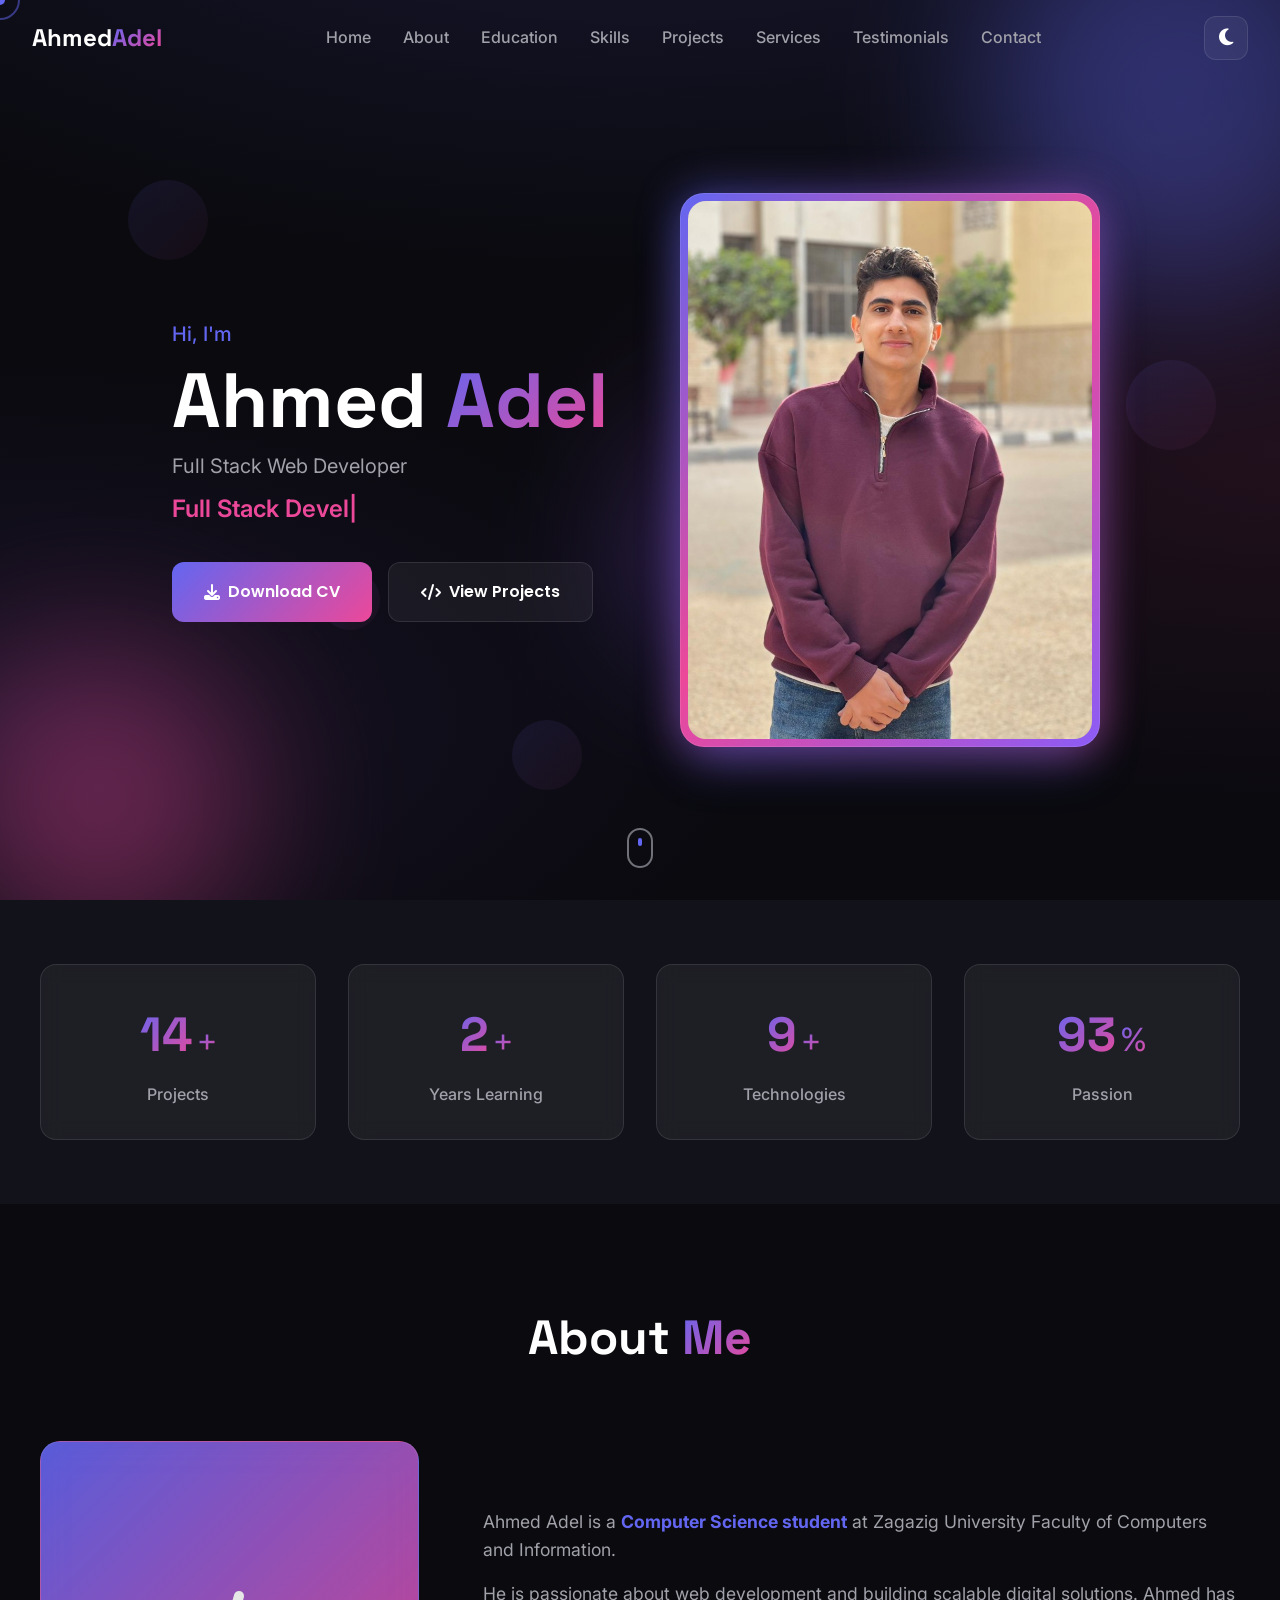
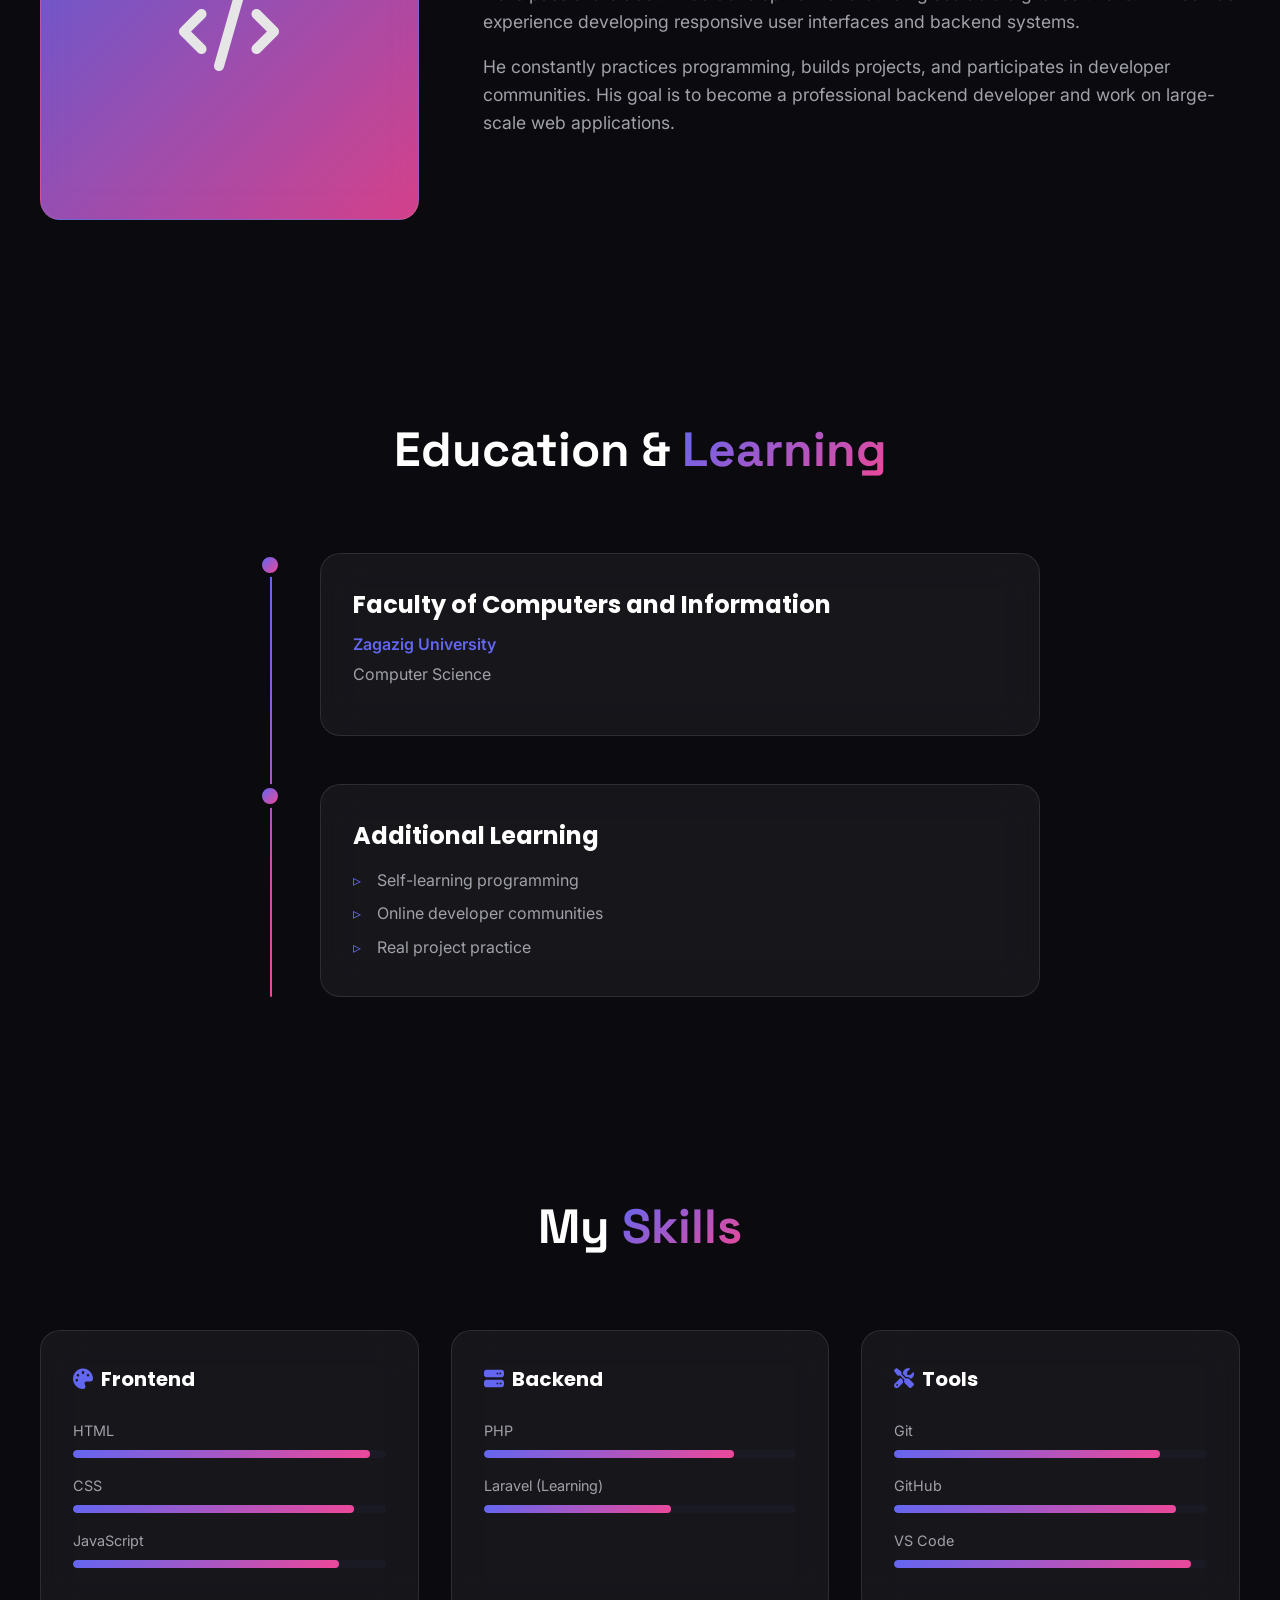
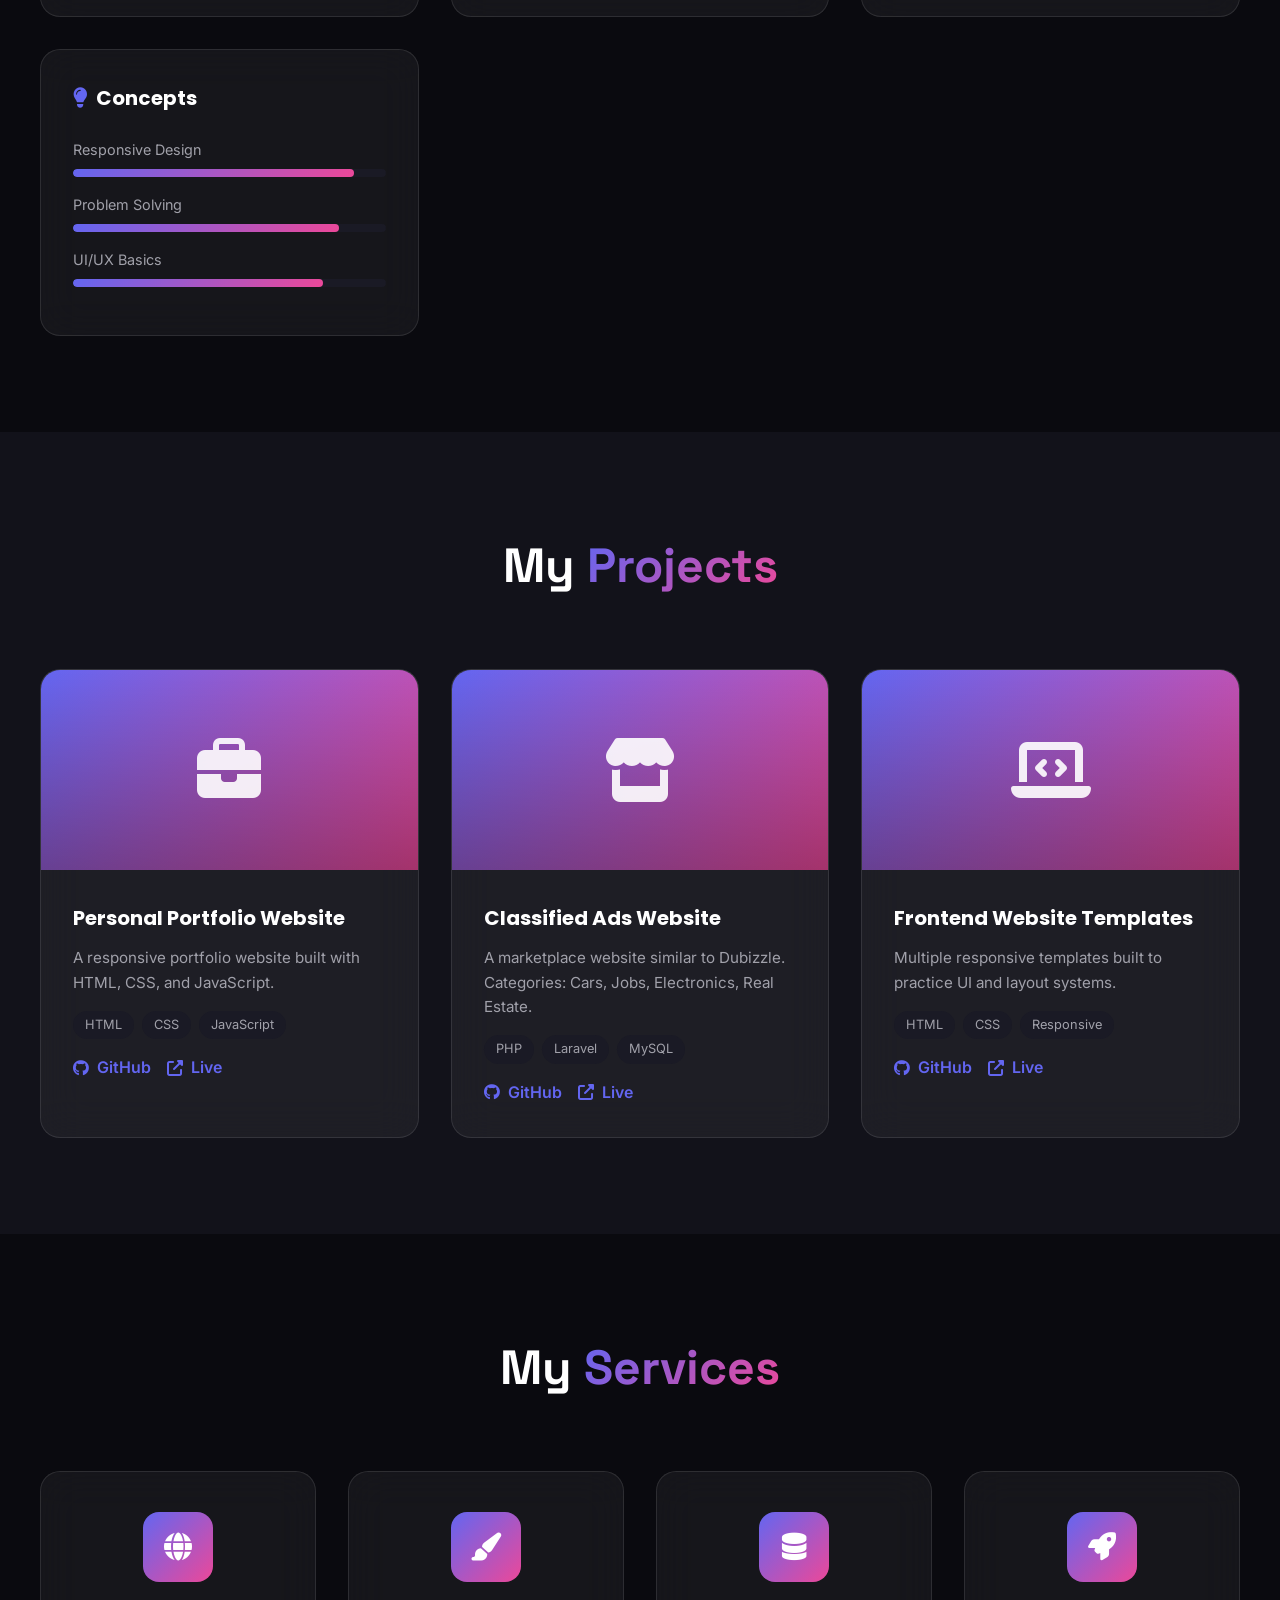
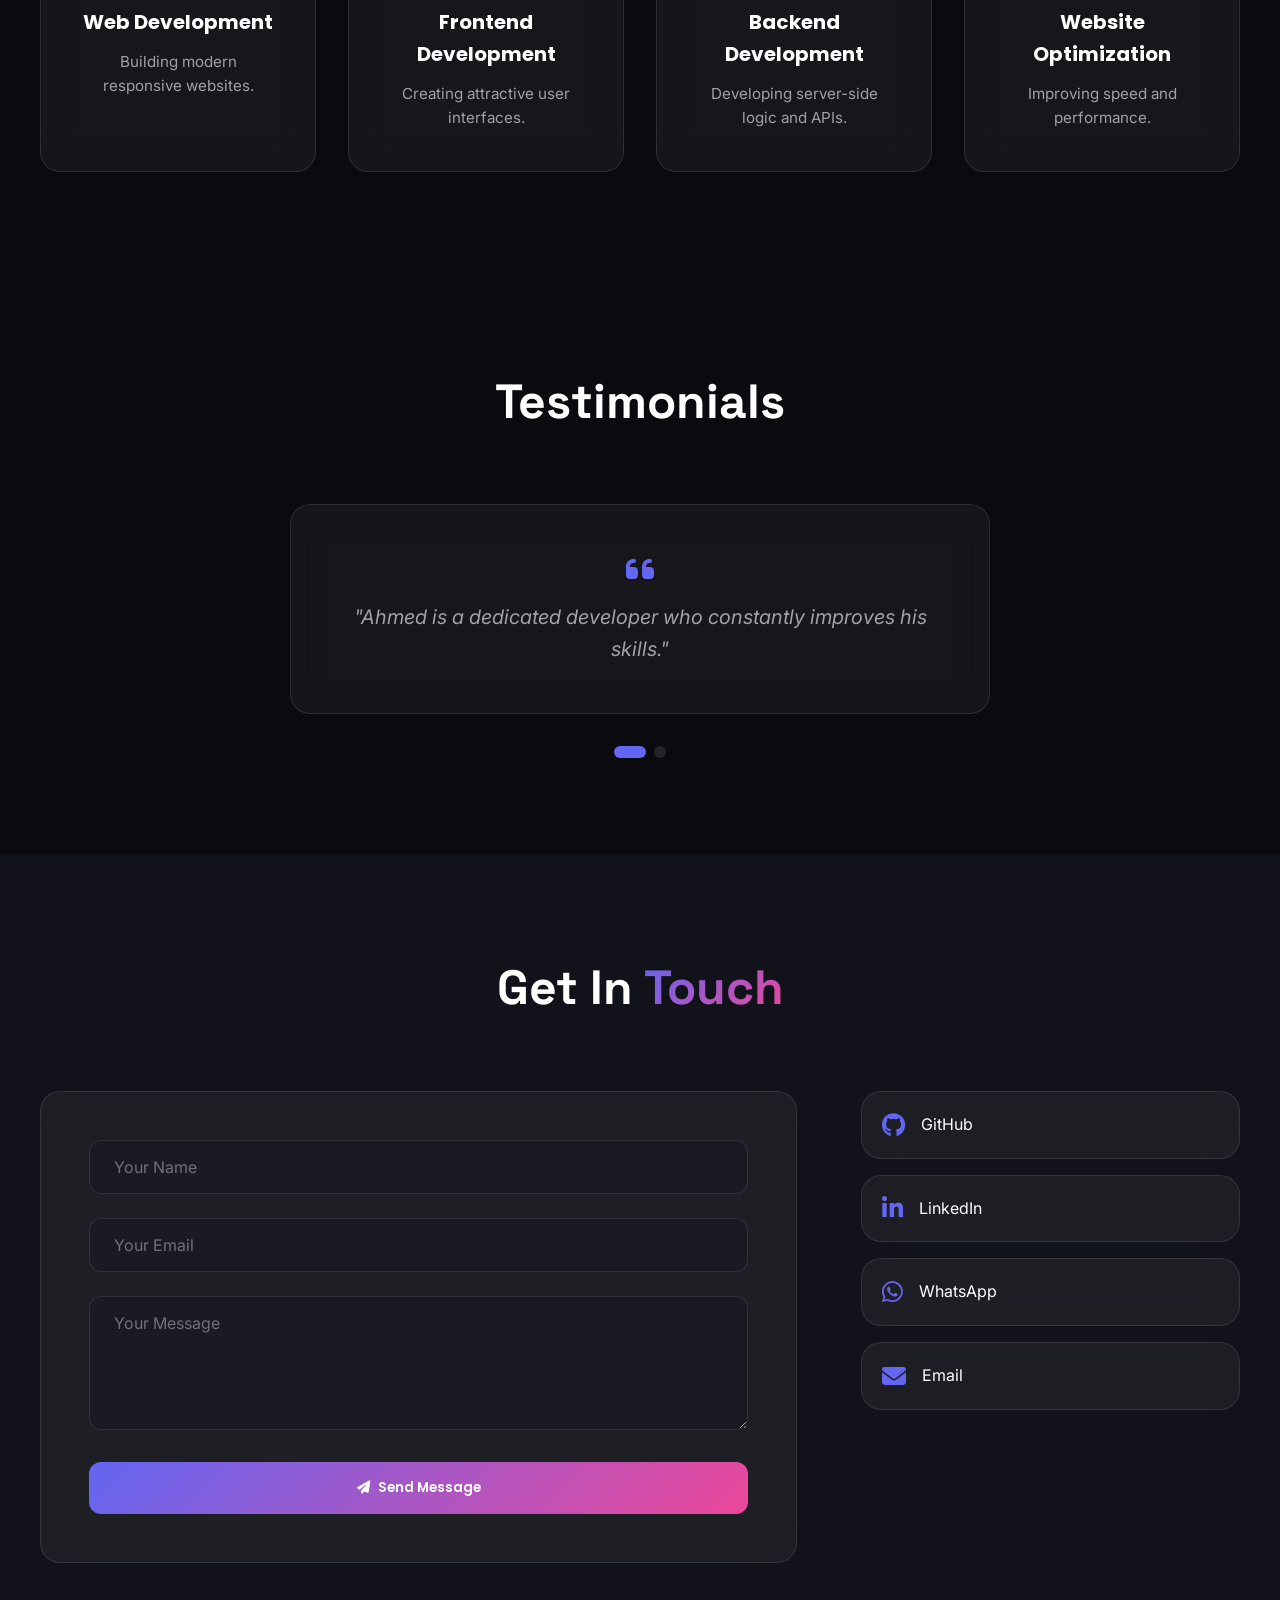
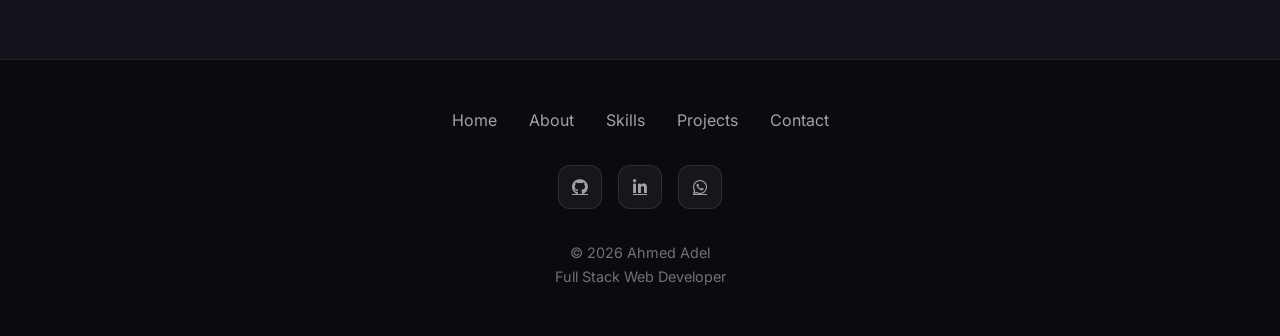
<file: index.html>
<!DOCTYPE html>
<html lang="en" data-theme="dark">
<head>
    <meta charset="UTF-8">
    <meta name="viewport" content="width=device-width, initial-scale=1.0">
    <title>Ahmed Adel | Full Stack Web Developer</title>
    <meta name="description" content="Ahmed Adel - Full Stack Web Developer & Computer Science Student. Building modern web applications and scalable systems.">
    <link rel="preconnect" href="https://fonts.googleapis.com">
    <link rel="preconnect" href="https://fonts.gstatic.com" crossorigin>
    <link href="https://fonts.googleapis.com/css2?family=Space+Grotesk:wght@400;500;600;700&family=Inter:wght@300;400;500;600;700&family=Poppins:wght@300;400;500;600;700&display=swap" rel="stylesheet">
    <link rel="stylesheet" href="https://cdnjs.cloudflare.com/ajax/libs/font-awesome/6.5.1/css/all.min.css">
    <link rel="stylesheet" href="styles.css">
</head>
<body>
    <!-- Custom Cursor -->
    <div class="cursor" id="cursor"></div>
    <div class="cursor-follower" id="cursorFollower"></div>

    <!-- Loading Screen -->
    <div class="loader" id="loader">
        <div class="loader-content">
            <div class="loader-spinner"></div>
            <p class="loader-text">Loading Portfolio...</p>
        </div>
    </div>

    <!-- Scroll Progress Bar -->
    <div class="scroll-progress" id="scrollProgress"></div>

    <!-- Navbar -->
    <nav class="navbar" id="navbar">
        <div class="nav-container">
            <a href="#hero" class="nav-logo">Ahmed<span>Adel</span></a>
            <button class="nav-toggle" id="navToggle" aria-label="Toggle menu">
                <span></span>
                <span></span>
                <span></span>
            </button>
            <ul class="nav-menu" id="navMenu">
                <li><a href="#hero">Home</a></li>
                <li><a href="#about">About</a></li>
                <li><a href="#education">Education</a></li>
                <li><a href="#skills">Skills</a></li>
                <li><a href="#projects">Projects</a></li>
                <li><a href="#services">Services</a></li>
                <li><a href="#testimonials">Testimonials</a></li>
                <li><a href="#contact">Contact</a></li>
            </ul>
            <div class="theme-toggle" id="themeToggle" aria-label="Toggle theme">
                <i class="fas fa-moon" id="themeIcon"></i>
            </div>
        </div>
    </nav>

    <!-- Hero Section -->
    <section id="hero" class="hero">
        <div class="hero-bg">
            <div class="floating-shapes">
                <div class="shape shape-1"></div>
                <div class="shape shape-2"></div>
                <div class="shape shape-3"></div>
                <div class="shape shape-4"></div>
                <div class="shape shape-5"></div>
                <div class="shape shape-6"></div>
                <div class="shape shape-7"></div>
            </div>
            <div class="gradient-orb gradient-orb-1"></div>
            <div class="gradient-orb gradient-orb-2"></div>
            <div class="gradient-orb gradient-orb-3"></div>
        </div>
        <div class="hero-container">
            <div class="hero-content">
                <p class="hero-greeting">Hi, I'm</p>
                <h1 class="hero-title">Ahmed <span>Adel</span></h1>
                <p class="hero-subtitle">Full Stack Web Developer</p>
                <p class="hero-typing"><span class="typed-text" id="typedText"></span><span class="cursor-blink">|</span></p>
                <div class="hero-buttons">
                    <a href="#" class="btn btn-primary" id="downloadCV">
                        <i class="fas fa-download"></i> Download CV
                    </a>
                    <a href="#projects" class="btn btn-secondary">
                        <i class="fas fa-code"></i> View Projects
                    </a>
                </div>
            </div>
            <div class="hero-image">
                <div class="hero-image-wrapper">
                    <div class="hero-photo-frame">
                        <img src="ahmed-adel.png" alt="Ahmed Adel - Full Stack Web Developer" class="hero-photo">
                    </div>
                </div>
            </div>
        </div>
        <div class="scroll-indicator">
            <div class="mouse">
                <div class="wheel"></div>
            </div>
        </div>
    </section>

    <!-- Stats Section -->
    <section class="stats-section">
        <div class="container">
            <div class="stats-grid">
                <div class="stat-card">
                    <span class="stat-number" data-target="15">0</span>
                    <span class="stat-suffix">+</span>
                    <p class="stat-label">Projects</p>
                </div>
                <div class="stat-card">
                    <span class="stat-number" data-target="3">0</span>
                    <span class="stat-suffix">+</span>
                    <p class="stat-label">Years Learning</p>
                </div>
                <div class="stat-card">
                    <span class="stat-number" data-target="10">0</span>
                    <span class="stat-suffix">+</span>
                    <p class="stat-label">Technologies</p>
                </div>
                <div class="stat-card">
                    <span class="stat-number" data-target="100">0</span>
                    <span class="stat-suffix">%</span>
                    <p class="stat-label">Passion</p>
                </div>
            </div>
        </div>
    </section>

    <!-- About Section -->
    <section id="about" class="about section">
        <div class="container">
            <h2 class="section-title" data-aos="fade-up">About <span>Me</span></h2>
            <div class="about-content" data-aos="fade-up">
                <div class="about-image">
                    <div class="about-image-wrapper glass-card">
                        <i class="fas fa-code"></i>
                    </div>
                </div>
                <div class="about-text">
                    <p>Ahmed Adel is a <strong>Computer Science student</strong> at Zagazig University Faculty of Computers and Information.</p>
                    <p>He is passionate about web development and building scalable digital solutions. Ahmed has experience developing responsive user interfaces and backend systems.</p>
                    <p>He constantly practices programming, builds projects, and participates in developer communities. His goal is to become a professional backend developer and work on large-scale web applications.</p>
                </div>
            </div>
        </div>
    </section>

    <!-- Education Section -->
    <section id="education" class="education section">
        <div class="container">
            <h2 class="section-title" data-aos="fade-up">Education & <span>Learning</span></h2>
            <div class="timeline">
                <div class="timeline-item" data-aos="fade-right">
                    <div class="timeline-marker"></div>
                    <div class="timeline-content glass-card">
                        <h3>Faculty of Computers and Information</h3>
                        <p class="timeline-uni">Zagazig University</p>
                        <p class="timeline-major">Computer Science</p>
                    </div>
                </div>
                <div class="timeline-item" data-aos="fade-left">
                    <div class="timeline-marker"></div>
                    <div class="timeline-content glass-card">
                        <h3>Additional Learning</h3>
                        <ul>
                            <li>Self-learning programming</li>
                            <li>Online developer communities</li>
                            <li>Real project practice</li>
                        </ul>
                    </div>
                </div>
            </div>
        </div>
    </section>

    <!-- Skills Section -->
    <section id="skills" class="skills section">
        <div class="container">
            <h2 class="section-title" data-aos="fade-up">My <span>Skills</span></h2>
            <div class="skills-grid">
                <div class="skill-category glass-card" data-aos="fade-up">
                    <h3><i class="fas fa-palette"></i> Frontend</h3>
                    <div class="skill-item">
                        <span>HTML</span>
                        <div class="skill-bar"><div class="skill-progress" data-progress="95"></div></div>
                    </div>
                    <div class="skill-item">
                        <span>CSS</span>
                        <div class="skill-bar"><div class="skill-progress" data-progress="90"></div></div>
                    </div>
                    <div class="skill-item">
                        <span>JavaScript</span>
                        <div class="skill-bar"><div class="skill-progress" data-progress="85"></div></div>
                    </div>
                </div>
                <div class="skill-category glass-card" data-aos="fade-up">
                    <h3><i class="fas fa-server"></i> Backend</h3>
                    <div class="skill-item">
                        <span>PHP</span>
                        <div class="skill-bar"><div class="skill-progress" data-progress="80"></div></div>
                    </div>
                    <div class="skill-item">
                        <span>Laravel (Learning)</span>
                        <div class="skill-bar"><div class="skill-progress" data-progress="60"></div></div>
                    </div>
                </div>
                <div class="skill-category glass-card" data-aos="fade-up">
                    <h3><i class="fas fa-tools"></i> Tools</h3>
                    <div class="skill-item">
                        <span>Git</span>
                        <div class="skill-bar"><div class="skill-progress" data-progress="85"></div></div>
                    </div>
                    <div class="skill-item">
                        <span>GitHub</span>
                        <div class="skill-bar"><div class="skill-progress" data-progress="90"></div></div>
                    </div>
                    <div class="skill-item">
                        <span>VS Code</span>
                        <div class="skill-bar"><div class="skill-progress" data-progress="95"></div></div>
                    </div>
                </div>
                <div class="skill-category glass-card" data-aos="fade-up">
                    <h3><i class="fas fa-lightbulb"></i> Concepts</h3>
                    <div class="skill-item">
                        <span>Responsive Design</span>
                        <div class="skill-bar"><div class="skill-progress" data-progress="90"></div></div>
                    </div>
                    <div class="skill-item">
                        <span>Problem Solving</span>
                        <div class="skill-bar"><div class="skill-progress" data-progress="85"></div></div>
                    </div>
                    <div class="skill-item">
                        <span>UI/UX Basics</span>
                        <div class="skill-bar"><div class="skill-progress" data-progress="80"></div></div>
                    </div>
                </div>
            </div>
        </div>
    </section>

    <!-- Projects Section -->
    <section id="projects" class="projects section">
        <div class="container">
            <h2 class="section-title" data-aos="fade-up">My <span>Projects</span></h2>
            <div class="projects-grid">
                <article class="project-card glass-card" data-aos="fade-up">
                    <div class="project-image">
                        <i class="fas fa-briefcase"></i>
                        <div class="project-overlay"></div>
                    </div>
                    <div class="project-content">
                        <h3>Personal Portfolio Website</h3>
                        <p>A responsive portfolio website built with HTML, CSS, and JavaScript.</p>
                        <div class="project-tags">
                            <span>HTML</span>
                            <span>CSS</span>
                            <span>JavaScript</span>
                        </div>
                        <div class="project-links">
                            <a href="https://github.com/aahmedadel2006aa-cpu" target="_blank"><i class="fab fa-github"></i> GitHub</a>
                            <a href="https://aahmedadel2006aa-cpu.github.io" target="_blank"><i class="fas fa-external-link-alt"></i> Live</a>
                        </div>
                    </div>
                </article>
                <article class="project-card glass-card" data-aos="fade-up">
                    <div class="project-image">
                        <i class="fas fa-store"></i>
                        <div class="project-overlay"></div>
                    </div>
                    <div class="project-content">
                        <h3>Classified Ads Website</h3>
                        <p>A marketplace website similar to Dubizzle. Categories: Cars, Jobs, Electronics, Real Estate.</p>
                        <div class="project-tags">
                            <span>PHP</span>
                            <span>Laravel</span>
                            <span>MySQL</span>
                        </div>
                        <div class="project-links">
                            <a href="https://github.com/aahmedadel2006aa-cpu" target="_blank"><i class="fab fa-github"></i> GitHub</a>
                            <a href="#" target="_blank"><i class="fas fa-external-link-alt"></i> Live</a>
                        </div>
                    </div>
                </article>
                <article class="project-card glass-card" data-aos="fade-up">
                    <div class="project-image">
                        <i class="fas fa-laptop-code"></i>
                        <div class="project-overlay"></div>
                    </div>
                    <div class="project-content">
                        <h3>Frontend Website Templates</h3>
                        <p>Multiple responsive templates built to practice UI and layout systems.</p>
                        <div class="project-tags">
                            <span>HTML</span>
                            <span>CSS</span>
                            <span>Responsive</span>
                        </div>
                        <div class="project-links">
                            <a href="https://github.com/aahmedadel2006aa-cpu" target="_blank"><i class="fab fa-github"></i> GitHub</a>
                            <a href="#" target="_blank"><i class="fas fa-external-link-alt"></i> Live</a>
                        </div>
                    </div>
                </article>
            </div>
        </div>
    </section>

    <!-- Services Section -->
    <section id="services" class="services section">
        <div class="container">
            <h2 class="section-title" data-aos="fade-up">My <span>Services</span></h2>
            <div class="services-grid">
                <div class="service-card glass-card" data-aos="fade-up">
                    <div class="service-icon"><i class="fas fa-globe"></i></div>
                    <h3>Web Development</h3>
                    <p>Building modern responsive websites.</p>
                </div>
                <div class="service-card glass-card" data-aos="fade-up">
                    <div class="service-icon"><i class="fas fa-paint-brush"></i></div>
                    <h3>Frontend Development</h3>
                    <p>Creating attractive user interfaces.</p>
                </div>
                <div class="service-card glass-card" data-aos="fade-up">
                    <div class="service-icon"><i class="fas fa-database"></i></div>
                    <h3>Backend Development</h3>
                    <p>Developing server-side logic and APIs.</p>
                </div>
                <div class="service-card glass-card" data-aos="fade-up">
                    <div class="service-icon"><i class="fas fa-rocket"></i></div>
                    <h3>Website Optimization</h3>
                    <p>Improving speed and performance.</p>
                </div>
            </div>
        </div>
    </section>

    <!-- Testimonials Section -->
    <section id="testimonials" class="testimonials section">
        <div class="container">
            <h2 class="section-title" data-aos="fade-up">Testimonials</h2>
            <div class="testimonial-slider">
                <div class="testimonial-track">
                    <div class="testimonial-card glass-card active">
                        <i class="fas fa-quote-left"></i>
                        <p>"Ahmed is a dedicated developer who constantly improves his skills."</p>
                    </div>
                    <div class="testimonial-card glass-card">
                        <i class="fas fa-quote-left"></i>
                        <p>"Great passion for programming and modern web technologies."</p>
                    </div>
                </div>
                <div class="testimonial-dots">
                    <span class="dot active" data-index="0"></span>
                    <span class="dot" data-index="1"></span>
                </div>
            </div>
        </div>
    </section>

    <!-- Contact Section -->
    <section id="contact" class="contact section">
        <div class="container">
            <h2 class="section-title" data-aos="fade-up">Get In <span>Touch</span></h2>
            <div class="contact-content">
                <form class="contact-form glass-card" data-aos="fade-right">
                    <div class="form-group">
                        <input type="text" name="name" placeholder="Your Name" required>
                    </div>
                    <div class="form-group">
                        <input type="email" name="email" placeholder="Your Email" required>
                    </div>
                    <div class="form-group">
                        <textarea name="message" placeholder="Your Message" rows="5" required></textarea>
                    </div>
                    <button type="submit" class="btn btn-primary"><i class="fas fa-paper-plane"></i> Send Message</button>
                </form>
                <div class="contact-info" data-aos="fade-left">
                    <div class="social-links">
                        <a href="https://github.com/aahmedadel2006aa-cpu" target="_blank" rel="noopener noreferrer" class="social-link glass-card">
                            <i class="fab fa-github"></i>
                            <span>GitHub</span>
                        </a>
                        <a href="https://www.linkedin.com/in/ahmed-adel-370560375/" target="_blank" rel="noopener noreferrer" class="social-link glass-card">
                            <i class="fab fa-linkedin-in"></i>
                            <span>LinkedIn</span>
                        </a>
                        <a href="https://web.whatsapp.com/" target="_blank" rel="noopener noreferrer" class="social-link glass-card">
                            <i class="fab fa-whatsapp"></i>
                            <span>WhatsApp</span>
                        </a>
                        <a href="mailto:ahmed@example.com" class="social-link glass-card">
                            <i class="fas fa-envelope"></i>
                            <span>Email</span>
                        </a>
                    </div>
                </div>
            </div>
        </div>
    </section>

    <!-- Footer -->
    <footer class="footer">
        <div class="container">
            <div class="footer-content">
                <div class="footer-nav">
                    <a href="#hero">Home</a>
                    <a href="#about">About</a>
                    <a href="#skills">Skills</a>
                    <a href="#projects">Projects</a>
                    <a href="#contact">Contact</a>
                </div>
                <div class="footer-social">
                    <a href="https://github.com/aahmedadel2006aa-cpu" target="_blank" rel="noopener noreferrer"><i class="fab fa-github"></i></a>
                    <a href="https://www.linkedin.com/in/ahmed-adel-370560375/" target="_blank" rel="noopener noreferrer"><i class="fab fa-linkedin-in"></i></a>
                    <a href="https://web.whatsapp.com/" target="_blank" rel="noopener noreferrer"><i class="fab fa-whatsapp"></i></a>
                </div>
                <p class="footer-copyright">© 2026 Ahmed Adel<br>Full Stack Web Developer</p>
            </div>
        </div>
    </footer>

    <script src="script.js"></script>
</body>
</html>
</file>
<file: styles.css>
/* ========================================
   AHMED ADEL - PORTFOLIO STYLES
   Premium Dark Theme with Glassmorphism
   ======================================== */

:root {
    /* Dark Theme (Default) */
    --bg-primary: #0a0a0f;
    --bg-secondary: #12121a;
    --bg-tertiary: #1a1a25;
    --text-primary: #ffffff;
    --text-secondary: #a1a1aa;
    --text-muted: #71717a;
    --accent-primary: #6366f1;
    --accent-secondary: #ec4899;
    --accent-tertiary: #8b5cf6;
    --glass-bg: rgba(255, 255, 255, 0.05);
    --glass-border: rgba(255, 255, 255, 0.1);
    --gradient-1: linear-gradient(135deg, #6366f1 0%, #ec4899 100%);
    --gradient-2: linear-gradient(135deg, #8b5cf6 0%, #06b6d4 100%);
    --shadow-color: rgba(99, 102, 241, 0.2);
    --font-display: 'Space Grotesk', sans-serif;
    --font-body: 'Inter', sans-serif;
    --font-heading: 'Poppins', sans-serif;
}

[data-theme="light"] {
    --bg-primary: #f8fafc;
    --bg-secondary: #ffffff;
    --bg-tertiary: #f1f5f9;
    --text-primary: #0f172a;
    --text-secondary: #475569;
    --text-muted: #94a3b8;
    --glass-bg: rgba(255, 255, 255, 0.7);
    --glass-border: rgba(0, 0, 0, 0.08);
    --shadow-color: rgba(99, 102, 241, 0.15);
}

* {
    margin: 0;
    padding: 0;
    box-sizing: border-box;
}

html {
    scroll-behavior: smooth;
}

body {
    font-family: var(--font-body);
    background: var(--bg-primary);
    color: var(--text-primary);
    overflow-x: hidden;
    line-height: 1.6;
}

/* Custom Cursor */
.cursor {
    width: 10px;
    height: 10px;
    border-radius: 50%;
    background: var(--accent-primary);
    position: fixed;
    pointer-events: none;
    z-index: 9999;
    transform: translate(-50%, -50%);
    transition: transform 0.1s ease, width 0.2s, height 0.2s;
}

.cursor-follower {
    width: 40px;
    height: 40px;
    border: 2px solid var(--accent-primary);
    border-radius: 50%;
    position: fixed;
    pointer-events: none;
    z-index: 9998;
    transform: translate(-50%, -50%);
    transition: transform 0.15s ease, width 0.2s, height 0.2s;
    opacity: 0.5;
}

body:hover .cursor {
    width: 8px;
    height: 8px;
}

a:hover .cursor-follower,
button:hover .cursor-follower,
.cursor-hover .cursor-follower {
    width: 60px;
    height: 60px;
    opacity: 0.8;
}

/* Loading Screen */
.loader {
    position: fixed;
    inset: 0;
    background: var(--bg-primary);
    display: flex;
    align-items: center;
    justify-content: center;
    z-index: 10000;
    transition: opacity 0.6s ease, visibility 0.6s ease;
}

.loader.hidden {
    opacity: 0;
    visibility: hidden;
}

.loader-content {
    text-align: center;
}

.loader-spinner {
    width: 60px;
    height: 60px;
    border: 3px solid var(--glass-border);
    border-top-color: var(--accent-primary);
    border-radius: 50%;
    animation: spin 1s linear infinite;
    margin: 0 auto 20px;
}

.loader-text {
    font-family: var(--font-heading);
    color: var(--text-secondary);
    animation: pulse 1.5s ease-in-out infinite;
}

@keyframes spin {
    to { transform: rotate(360deg); }
}

@keyframes pulse {
    0%, 100% { opacity: 1; }
    50% { opacity: 0.5; }
}

/* Scroll Progress Bar */
.scroll-progress {
    position: fixed;
    top: 0;
    left: 0;
    height: 3px;
    background: var(--gradient-1);
    z-index: 10001;
    transform-origin: left;
    transition: transform 0.1s ease;
}

/* Navbar */
.navbar {
    position: fixed;
    top: 0;
    left: 0;
    right: 0;
    z-index: 1000;
    padding: 1rem 2rem;
    transition: all 0.3s ease;
    background: transparent;
}

.navbar.scrolled {
    background: var(--glass-bg);
    backdrop-filter: blur(20px);
    -webkit-backdrop-filter: blur(20px);
    border-bottom: 1px solid var(--glass-border);
}

.nav-container {
    max-width: 1400px;
    margin: 0 auto;
    display: flex;
    align-items: center;
    justify-content: space-between;
}

.nav-logo {
    font-family: var(--font-display);
    font-size: 1.5rem;
    font-weight: 700;
    color: var(--text-primary);
    text-decoration: none;
}

.nav-logo span {
    background: var(--gradient-1);
    -webkit-background-clip: text;
    -webkit-text-fill-color: transparent;
    background-clip: text;
}

.nav-menu {
    display: flex;
    list-style: none;
    gap: 2rem;
}

.nav-menu a {
    color: var(--text-secondary);
    text-decoration: none;
    font-weight: 500;
    transition: color 0.3s ease;
    position: relative;
}

.nav-menu a::after {
    content: '';
    position: absolute;
    bottom: -4px;
    left: 0;
    width: 0;
    height: 2px;
    background: var(--gradient-1);
    transition: width 0.3s ease;
}

.nav-menu a:hover {
    color: var(--text-primary);
}

.nav-menu a:hover::after {
    width: 100%;
}

.nav-toggle {
    display: none;
    flex-direction: column;
    gap: 5px;
    background: none;
    border: none;
    cursor: pointer;
    padding: 5px;
}

.nav-toggle span {
    width: 25px;
    height: 2px;
    background: var(--text-primary);
    transition: all 0.3s ease;
}

.theme-toggle {
    background: var(--glass-bg);
    border: 1px solid var(--glass-border);
    width: 44px;
    height: 44px;
    border-radius: 12px;
    display: flex;
    align-items: center;
    justify-content: center;
    cursor: pointer;
    transition: all 0.3s ease;
}

.theme-toggle:hover {
    background: var(--accent-primary);
}

.theme-toggle i {
    font-size: 1.2rem;
    color: var(--text-primary);
}

/* Hero Section */
.hero {
    min-height: 100vh;
    display: flex;
    align-items: center;
    position: relative;
    overflow: hidden;
    padding: 120px 2rem 80px;
}

.hero-bg {
    position: absolute;
    inset: 0;
    background: 
        radial-gradient(ellipse 80% 50% at 50% -20%, rgba(99, 102, 241, 0.15), transparent),
        radial-gradient(ellipse 60% 40% at 100% 50%, rgba(236, 72, 153, 0.1), transparent),
        radial-gradient(ellipse 60% 40% at 0% 80%, rgba(139, 92, 246, 0.1), transparent);
}

.gradient-orb {
    position: absolute;
    border-radius: 50%;
    filter: blur(80px);
    opacity: 0.4;
    animation: float 8s ease-in-out infinite;
}

.gradient-orb-1 {
    width: 400px;
    height: 400px;
    background: var(--accent-primary);
    top: -100px;
    right: -100px;
    animation-delay: 0s;
}

.gradient-orb-2 {
    width: 300px;
    height: 300px;
    background: var(--accent-secondary);
    bottom: -50px;
    left: -50px;
    animation-delay: -4s;
}

.gradient-orb-3 {
    width: 200px;
    height: 200px;
    background: var(--accent-tertiary);
    top: 50%;
    left: 50%;
    animation-delay: -2s;
}

@keyframes float {
    0%, 100% { transform: translate(0, 0); }
    50% { transform: translate(30px, -30px); }
}

.floating-shapes {
    position: absolute;
    inset: 0;
    overflow: hidden;
}

.shape {
    position: absolute;
    border-radius: 50%;
    background: linear-gradient(135deg, rgba(99, 102, 241, 0.1), rgba(236, 72, 153, 0.05));
    animation: shapeFloat 20s ease-in-out infinite;
}

.shape-1 { width: 80px; height: 80px; top: 20%; left: 10%; animation-delay: 0s; }
.shape-2 { width: 120px; height: 120px; top: 60%; right: 15%; animation-delay: -5s; }
.shape-3 { width: 60px; height: 60px; bottom: 30%; left: 25%; animation-delay: -10s; }
.shape-4 { width: 100px; height: 100px; top: 30%; right: 30%; animation-delay: -2s; }
.shape-5 { width: 50px; height: 50px; bottom: 20%; right: 40%; animation-delay: -7s; }
.shape-6 { width: 70px; height: 70px; top: 80%; left: 40%; animation-delay: -12s; }
.shape-7 { width: 90px; height: 90px; top: 40%; right: 5%; animation-delay: -15s; }

@keyframes shapeFloat {
    0%, 100% { transform: translate(0, 0) rotate(0deg); }
    25% { transform: translate(20px, -30px) rotate(90deg); }
    50% { transform: translate(-10px, 20px) rotate(180deg); }
    75% { transform: translate(30px, 10px) rotate(270deg); }
}

.hero-container {
    max-width: 1400px;
    margin: 0 auto;
    display: grid;
    grid-template-columns: 1fr 1fr;
    gap: 4rem;
    align-items: center;
    position: relative;
    z-index: 1;
}

.hero-greeting {
    font-size: 1.25rem;
    color: var(--accent-primary);
    font-weight: 500;
    margin-bottom: 0.5rem;
    animation: fadeInUp 0.8s ease;
}

.hero-title {
    font-family: var(--font-display);
    font-size: clamp(3rem, 6vw, 5rem);
    font-weight: 700;
    line-height: 1.1;
    margin-bottom: 0.5rem;
    animation: fadeInUp 0.8s ease 0.1s both;
}

.hero-title span {
    background: var(--gradient-1);
    -webkit-background-clip: text;
    -webkit-text-fill-color: transparent;
    background-clip: text;
}

.hero-subtitle {
    font-size: 1.25rem;
    color: var(--text-secondary);
    margin-bottom: 0.5rem;
    animation: fadeInUp 0.8s ease 0.2s both;
}

.hero-typing {
    font-size: 1.5rem;
    color: var(--accent-secondary);
    font-weight: 600;
    min-height: 2.5rem;
    margin-bottom: 2rem;
    animation: fadeInUp 0.8s ease 0.3s both;
}

.cursor-blink {
    animation: blink 1s step-end infinite;
}

@keyframes blink {
    50% { opacity: 0; }
}

.hero-buttons {
    display: flex;
    gap: 1rem;
    flex-wrap: wrap;
    animation: fadeInUp 0.8s ease 0.4s both;
}

.btn {
    display: inline-flex;
    align-items: center;
    gap: 0.5rem;
    padding: 1rem 2rem;
    border-radius: 12px;
    font-weight: 600;
    text-decoration: none;
    transition: all 0.3s ease;
    font-family: var(--font-heading);
}

.btn-primary {
    background: var(--gradient-1);
    color: white;
    border: none;
}

.btn-primary:hover {
    transform: translateY(-2px);
    box-shadow: 0 10px 40px var(--shadow-color);
}

.btn-secondary {
    background: var(--glass-bg);
    color: var(--text-primary);
    border: 1px solid var(--glass-border);
}

.btn-secondary:hover {
    background: var(--glass-border);
    border-color: var(--accent-primary);
}

.hero-image {
    display: flex;
    justify-content: center;
    animation: fadeInRight 1s ease 0.3s both;
}

.hero-image-wrapper {
    position: relative;
}

.hero-photo-frame {
    position: relative;
    max-width: 420px;
    padding: 8px;
    background: linear-gradient(135deg, #6366f1, #ec4899, #8b5cf6);
    border-radius: 24px;
    box-shadow: 
        0 25px 50px -12px rgba(99, 102, 241, 0.4),
        0 0 0 1px rgba(255, 255, 255, 0.1) inset;
    animation: float 6s ease-in-out infinite;
}

.hero-photo-frame::before {
    content: '';
    position: absolute;
    inset: -2px;
    background: linear-gradient(135deg, #6366f1, #ec4899);
    border-radius: 26px;
    z-index: -1;
    opacity: 0.5;
    filter: blur(20px);
}

.hero-photo {
    width: 100%;
    height: auto;
    display: block;
    border-radius: 18px;
    object-fit: cover;
    object-position: center top;
    aspect-ratio: 3/4;
}

.scroll-indicator {
    position: absolute;
    bottom: 2rem;
    left: 50%;
    transform: translateX(-50%);
    animation: bounce 2s infinite;
}

.mouse {
    width: 26px;
    height: 40px;
    border: 2px solid var(--text-muted);
    border-radius: 20px;
    position: relative;
}

.wheel {
    width: 4px;
    height: 8px;
    background: var(--accent-primary);
    border-radius: 2px;
    position: absolute;
    top: 8px;
    left: 50%;
    transform: translateX(-50%);
    animation: scroll 2s infinite;
}

@keyframes scroll {
    0% { opacity: 1; transform: translateX(-50%) translateY(0); }
    100% { opacity: 0; transform: translateX(-50%) translateY(12px); }
}

@keyframes bounce {
    0%, 100% { transform: translateX(-50%) translateY(0); }
    50% { transform: translateX(-50%) translateY(10px); }
}

/* Stats Section */
.stats-section {
    padding: 4rem 2rem;
    background: var(--bg-secondary);
}

.stats-grid {
    max-width: 1200px;
    margin: 0 auto;
    display: grid;
    grid-template-columns: repeat(4, 1fr);
    gap: 2rem;
}

.stat-card {
    text-align: center;
    padding: 2rem;
    background: var(--glass-bg);
    border: 1px solid var(--glass-border);
    border-radius: 16px;
    backdrop-filter: blur(10px);
    transition: all 0.3s ease;
}

.stat-card:hover {
    transform: translateY(-5px);
    border-color: var(--accent-primary);
    box-shadow: 0 20px 40px var(--shadow-color);
}

.stat-number {
    font-family: var(--font-display);
    font-size: 3rem;
    font-weight: 700;
    background: var(--gradient-1);
    -webkit-background-clip: text;
    -webkit-text-fill-color: transparent;
    background-clip: text;
}

.stat-suffix {
    font-size: 2rem;
    background: var(--gradient-1);
    -webkit-background-clip: text;
    -webkit-text-fill-color: transparent;
}

.stat-label {
    color: var(--text-secondary);
    margin-top: 0.5rem;
    font-weight: 500;
}

/* Section Styles */
.section {
    padding: 6rem 2rem;
}

.container {
    max-width: 1200px;
    margin: 0 auto;
}

.section-title {
    font-family: var(--font-display);
    font-size: clamp(2rem, 4vw, 3rem);
    text-align: center;
    margin-bottom: 4rem;
}

.section-title span {
    background: var(--gradient-1);
    -webkit-background-clip: text;
    -webkit-text-fill-color: transparent;
    background-clip: text;
}

/* Glass Card */
.glass-card {
    background: var(--glass-bg);
    backdrop-filter: blur(20px);
    -webkit-backdrop-filter: blur(20px);
    border: 1px solid var(--glass-border);
    border-radius: 20px;
}

/* About Section */
.about-content {
    display: grid;
    grid-template-columns: 1fr 2fr;
    gap: 4rem;
    align-items: center;
}

.about-image-wrapper {
    aspect-ratio: 1;
    display: flex;
    align-items: center;
    justify-content: center;
    font-size: 5rem;
    background: var(--gradient-1);
    opacity: 0.9;
}

.about-image-wrapper i {
    color: white;
}

.about-text p {
    color: var(--text-secondary);
    margin-bottom: 1rem;
    font-size: 1.1rem;
}

.about-text strong {
    color: var(--accent-primary);
}

/* Education Timeline */
.timeline {
    position: relative;
    max-width: 800px;
    margin: 0 auto;
}

.timeline::before {
    content: '';
    position: absolute;
    left: 30px;
    top: 0;
    bottom: 0;
    width: 2px;
    background: var(--gradient-1);
    border-radius: 2px;
}

.timeline-item {
    position: relative;
    padding-left: 80px;
    padding-bottom: 3rem;
}

.timeline-item:last-child {
    padding-bottom: 0;
}

.timeline-marker {
    position: absolute;
    left: 18px;
    top: 0;
    width: 24px;
    height: 24px;
    background: var(--gradient-1);
    border-radius: 50%;
    border: 4px solid var(--bg-primary);
}

.timeline-content {
    padding: 2rem;
}

.timeline-content h3 {
    font-family: var(--font-heading);
    font-size: 1.5rem;
    margin-bottom: 0.5rem;
    color: var(--text-primary);
}

.timeline-uni {
    color: var(--accent-primary);
    font-weight: 600;
    margin-bottom: 0.25rem;
}

.timeline-major {
    color: var(--text-secondary);
    margin-bottom: 1rem;
}

.timeline-content ul {
    list-style: none;
}

.timeline-content li {
    color: var(--text-secondary);
    padding: 0.25rem 0;
    padding-left: 1.5rem;
    position: relative;
}

.timeline-content li::before {
    content: '▹';
    position: absolute;
    left: 0;
    color: var(--accent-primary);
}

/* Skills Section */
.skills-grid {
    display: grid;
    grid-template-columns: repeat(auto-fit, minmax(280px, 1fr));
    gap: 2rem;
}

.skill-category {
    padding: 2rem;
    transition: all 0.3s ease;
}

.skill-category:hover {
    transform: translateY(-10px);
    border-color: var(--accent-primary);
    box-shadow: 0 20px 40px var(--shadow-color);
}

.skill-category h3 {
    font-family: var(--font-heading);
    font-size: 1.25rem;
    margin-bottom: 1.5rem;
    display: flex;
    align-items: center;
    gap: 0.5rem;
}

.skill-category h3 i {
    color: var(--accent-primary);
}

.skill-item {
    margin-bottom: 1rem;
}

.skill-item span {
    display: block;
    margin-bottom: 0.5rem;
    color: var(--text-secondary);
    font-size: 0.9rem;
}

.skill-bar {
    height: 8px;
    background: var(--bg-tertiary);
    border-radius: 10px;
    overflow: hidden;
}

.skill-progress {
    height: 100%;
    background: var(--gradient-1);
    border-radius: 10px;
    width: 0;
    transition: width 1.5s ease;
}

/* Projects Section */
.projects {
    background: var(--bg-secondary);
}

.projects-grid {
    display: grid;
    grid-template-columns: repeat(auto-fit, minmax(340px, 1fr));
    gap: 2rem;
}

.project-card {
    overflow: hidden;
    transition: all 0.4s ease;
}

.project-card:hover {
    transform: translateY(-10px);
    box-shadow: 0 25px 50px var(--shadow-color);
}

.project-image {
    height: 200px;
    background: var(--gradient-1);
    display: flex;
    align-items: center;
    justify-content: center;
    position: relative;
    overflow: hidden;
}

.project-image i {
    font-size: 4rem;
    color: rgba(255, 255, 255, 0.9);
    z-index: 1;
}

.project-overlay {
    position: absolute;
    inset: 0;
    background: linear-gradient(180deg, transparent, rgba(0, 0, 0, 0.3));
}

.project-content {
    padding: 2rem;
}

.project-content h3 {
    font-family: var(--font-heading);
    font-size: 1.25rem;
    margin-bottom: 0.75rem;
}

.project-content p {
    color: var(--text-secondary);
    font-size: 0.95rem;
    margin-bottom: 1rem;
}

.project-tags {
    display: flex;
    flex-wrap: wrap;
    gap: 0.5rem;
    margin-bottom: 1rem;
}

.project-tags span {
    padding: 0.25rem 0.75rem;
    background: var(--bg-tertiary);
    border-radius: 20px;
    font-size: 0.8rem;
    color: var(--text-secondary);
}

.project-links {
    display: flex;
    gap: 1rem;
}

.project-links a {
    color: var(--accent-primary);
    text-decoration: none;
    font-weight: 600;
    display: flex;
    align-items: center;
    gap: 0.5rem;
    transition: color 0.3s ease;
}

.project-links a:hover {
    color: var(--accent-secondary);
}

/* Services Section */
.services-grid {
    display: grid;
    grid-template-columns: repeat(auto-fit, minmax(260px, 1fr));
    gap: 2rem;
}

.service-card {
    padding: 2.5rem;
    text-align: center;
    transition: all 0.3s ease;
}

.service-card:hover {
    transform: translateY(-10px);
    border-color: var(--accent-primary);
}

.service-icon {
    width: 70px;
    height: 70px;
    margin: 0 auto 1.5rem;
    background: var(--gradient-1);
    border-radius: 16px;
    display: flex;
    align-items: center;
    justify-content: center;
    font-size: 1.75rem;
    color: white;
}

.service-card h3 {
    font-family: var(--font-heading);
    font-size: 1.25rem;
    margin-bottom: 0.75rem;
}

.service-card p {
    color: var(--text-secondary);
    font-size: 0.95rem;
}

/* Testimonials */
.testimonial-slider {
    max-width: 700px;
    margin: 0 auto;
}

.testimonial-track {
    position: relative;
    min-height: 200px;
}

.testimonial-card {
    padding: 3rem;
    text-align: center;
    position: absolute;
    inset: 0;
    opacity: 0;
    transition: opacity 0.5s ease;
}

.testimonial-card.active {
    opacity: 1;
    position: relative;
}

.testimonial-card i {
    font-size: 2rem;
    color: var(--accent-primary);
    margin-bottom: 1rem;
}

.testimonial-card p {
    font-size: 1.25rem;
    color: var(--text-secondary);
    font-style: italic;
}

.testimonial-dots {
    display: flex;
    justify-content: center;
    gap: 0.5rem;
    margin-top: 2rem;
}

.testimonial-dots .dot {
    width: 12px;
    height: 12px;
    border-radius: 50%;
    background: var(--glass-border);
    cursor: pointer;
    transition: all 0.3s ease;
}

.testimonial-dots .dot.active {
    background: var(--accent-primary);
    width: 32px;
    border-radius: 6px;
}

/* Contact Section */
.contact {
    background: var(--bg-secondary);
}

.contact-content {
    display: grid;
    grid-template-columns: 2fr 1fr;
    gap: 4rem;
    align-items: start;
}

.contact-form {
    padding: 3rem;
}

.form-group {
    margin-bottom: 1.5rem;
}

.form-group input,
.form-group textarea {
    width: 100%;
    padding: 1rem 1.5rem;
    background: var(--bg-tertiary);
    border: 1px solid var(--glass-border);
    border-radius: 12px;
    color: var(--text-primary);
    font-family: var(--font-body);
    font-size: 1rem;
    transition: border-color 0.3s ease;
}

.form-group input::placeholder,
.form-group textarea::placeholder {
    color: var(--text-muted);
}

.form-group input:focus,
.form-group textarea:focus {
    outline: none;
    border-color: var(--accent-primary);
}

.contact-form .btn {
    width: 100%;
    justify-content: center;
}

.social-links {
    display: flex;
    flex-direction: column;
    gap: 1rem;
}

.social-link {
    display: flex;
    align-items: center;
    gap: 1rem;
    padding: 1.25rem;
    text-decoration: none;
    color: var(--text-primary);
    transition: all 0.3s ease;
}

.social-link:hover {
    transform: translateX(10px);
    border-color: var(--accent-primary);
}

.social-link i {
    font-size: 1.5rem;
    color: var(--accent-primary);
}

/* Footer */
.footer {
    padding: 3rem 2rem;
    border-top: 1px solid var(--glass-border);
}

.footer-content {
    text-align: center;
    max-width: 800px;
    margin: 0 auto;
}

.footer-nav {
    display: flex;
    justify-content: center;
    gap: 2rem;
    margin-bottom: 2rem;
}

.footer-nav a {
    color: var(--text-secondary);
    text-decoration: none;
    transition: color 0.3s ease;
}

.footer-nav a:hover {
    color: var(--accent-primary);
}

.footer-social {
    display: flex;
    justify-content: center;
    gap: 1rem;
    margin-bottom: 2rem;
}

.footer-social a {
    width: 44px;
    height: 44px;
    background: var(--glass-bg);
    border: 1px solid var(--glass-border);
    border-radius: 12px;
    display: flex;
    align-items: center;
    justify-content: center;
    color: var(--text-secondary);
    transition: all 0.3s ease;
}

.footer-social a:hover {
    color: var(--accent-primary);
    border-color: var(--accent-primary);
}

.footer-copyright {
    color: var(--text-muted);
    font-size: 0.9rem;
}

/* Animations */
@keyframes fadeInUp {
    from {
        opacity: 0;
        transform: translateY(30px);
    }
    to {
        opacity: 1;
        transform: translateY(0);
    }
}

@keyframes fadeInRight {
    from {
        opacity: 0;
        transform: translateX(50px);
    }
    to {
        opacity: 1;
        transform: translateX(0);
    }
}

/* Scroll Reveal */
[data-aos="fade-up"] {
    opacity: 0;
    transform: translateY(50px);
}

[data-aos="fade-up"].aos-animate {
    opacity: 1;
    transform: translateY(0);
}

[data-aos="fade-right"] {
    opacity: 0;
    transform: translateX(-50px);
}

[data-aos="fade-right"].aos-animate {
    opacity: 1;
    transform: translateX(0);
}

[data-aos="fade-left"] {
    opacity: 0;
    transform: translateX(50px);
}

[data-aos="fade-left"].aos-animate {
    opacity: 1;
    transform: translateX(0);
}

/* Responsive */
@media (max-width: 968px) {
    .hero-container {
        grid-template-columns: 1fr;
        text-align: center;
    }
    
    .hero-image {
        order: -1;
    }
    
    .hero-buttons {
        justify-content: center;
    }
    
    .about-content {
        grid-template-columns: 1fr;
    }
    
    .about-image {
        display: flex;
        justify-content: center;
    }
    
    .about-image-wrapper {
        max-width: 300px;
    }
    
    .timeline::before {
        left: 15px;
    }
    
    .timeline-item {
        padding-left: 50px;
    }
    
    .timeline-marker {
        left: 3px;
        width: 24px;
        height: 24px;
    }
    
    .contact-content {
        grid-template-columns: 1fr;
    }
    
    .stats-grid {
        grid-template-columns: repeat(2, 1fr);
    }
}

@media (max-width: 768px) {
    .nav-menu {
        position: fixed;
        left: -100%;
        top: 70px;
        flex-direction: column;
        background: var(--bg-secondary);
        width: 100%;
        text-align: center;
        transition: 0.3s;
        padding: 2rem;
        border-bottom: 1px solid var(--glass-border);
    }
    
    .nav-menu.active {
        left: 0;
    }
    
    .nav-toggle {
        display: flex;
    }
    
    .nav-toggle.active span:nth-child(1) {
        transform: rotate(45deg) translate(5px, 5px);
    }
    
    .nav-toggle.active span:nth-child(2) {
        opacity: 0;
    }
    
    .nav-toggle.active span:nth-child(3) {
        transform: rotate(-45deg) translate(7px, -6px);
    }
    
    .cursor,
    .cursor-follower {
        display: none;
    }
    
    .projects-grid {
        grid-template-columns: 1fr;
    }
}

@media (max-width: 480px) {
    .hero {
        padding: 100px 1rem 60px;
    }
    
    .section {
        padding: 4rem 1rem;
    }
    
    .stats-grid {
        grid-template-columns: 1fr;
    }
    
    .hero-buttons {
        flex-direction: column;
    }
    
    .btn {
        width: 100%;
        justify-content: center;
    }
}
</file>
